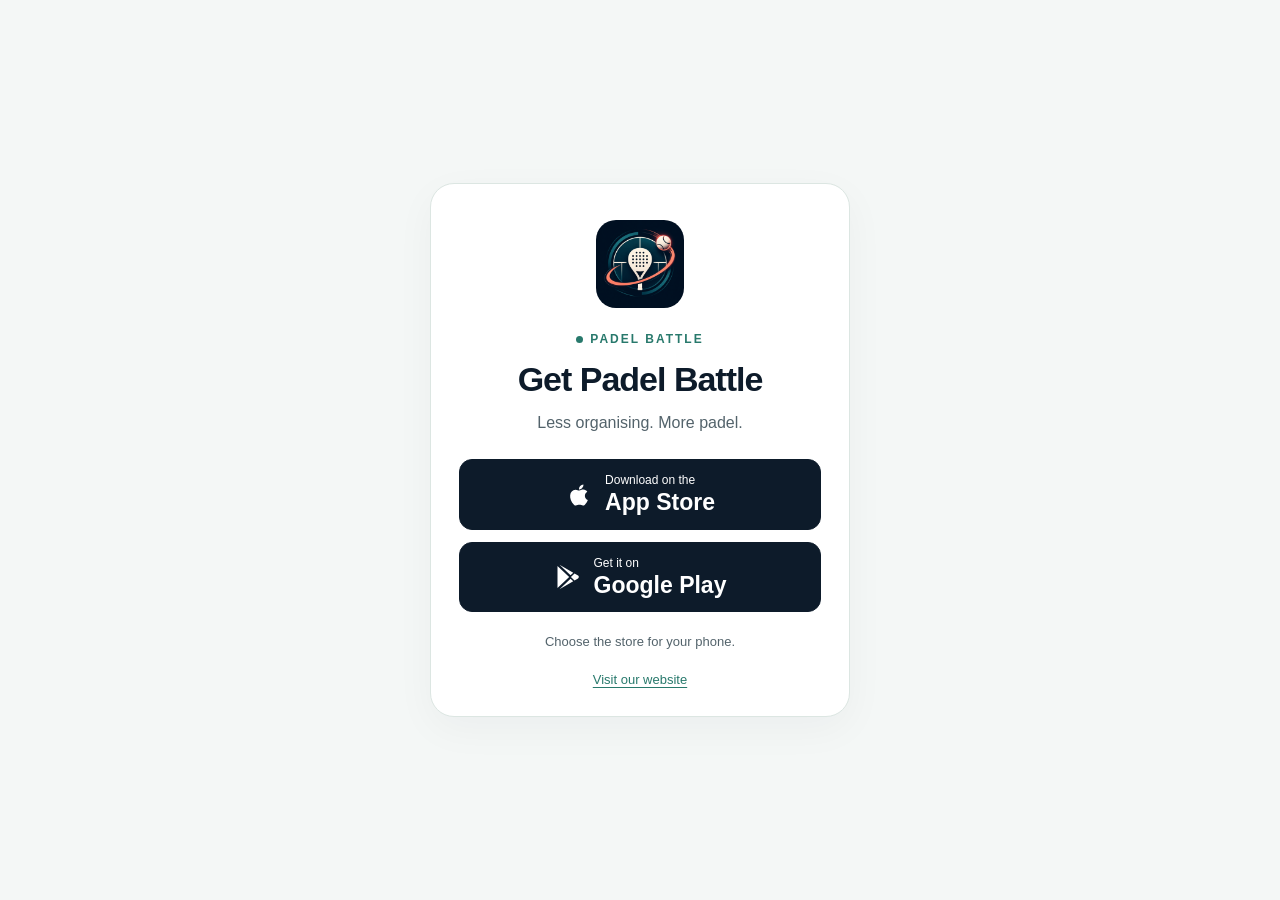
<file: download.html>
<!DOCTYPE html>
<html lang="en">
<head>
  <meta charset="UTF-8" />
  <meta name="viewport" content="width=device-width, initial-scale=1" />
  <meta name="robots" content="noindex, follow" />
  <meta name="theme-color" content="#0d1b2a" />
  <meta name="description" content="Download Padel Battle for iPhone or Android. Organise your next padel tournament and share the results with friends." />
  <meta property="og:title" content="Get Padel Battle" />
  <meta property="og:description" content="Your players. Your courts. Your next padel night. Available on the App Store and Google Play." />
  <meta property="og:type" content="website" />
  <meta property="og:url" content="https://padel-battle.github.io/download.html" />
  <meta property="og:image" content="https://padel-battle.github.io/app-icon.png" />
  <link rel="canonical" href="https://padel-battle.github.io/download.html" />
  <link rel="icon" href="/favicon.png" type="image/png" sizes="64x64" />
  <title>Get Padel Battle</title>
  <style>
    * { box-sizing: border-box; }
    html { color-scheme: light; }
    body { margin: 0; min-height: 100vh; min-height: 100svh; padding: 32px 20px; display: grid; place-items: center; background: #f4f7f6; color: #0d1b2a; font-family: -apple-system, BlinkMacSystemFont, "Segoe UI", sans-serif; }
    main { width: 100%; max-width: 420px; padding: 36px 28px 28px; border: 1px solid #dce6e2; border-radius: 24px; background: #fff; text-align: center; box-shadow: 0 12px 40px #0d1b2a0a; }
    .app-icon { display: block; width: 88px; height: 88px; margin: 0 auto 24px; border-radius: 20px; }
    .brand { display: flex; justify-content: center; align-items: center; gap: 7px; margin: 0 0 14px; color: #28796c; font-size: 12px; font-weight: 700; letter-spacing: 2px; }
    .brand::before { content: ""; width: 7px; height: 7px; border-radius: 50%; background: #28796c; }
    h1 { margin: 0 0 12px; font-size: clamp(28px, 7vw, 34px); line-height: 1.15; letter-spacing: -1px; overflow-wrap: break-word; }
    .description { margin: 0 0 24px; color: #53636b; font-size: 16px; line-height: 1.5; }
    .stores { display: grid; gap: 12px; }
    .store { display: flex; justify-content: center; align-items: center; gap: 12px; min-height: 66px; padding: 12px 20px; border: 1px solid #0d1b2a; border-radius: 13px; color: #fff; background: #0d1b2a; text-decoration: none; }
    .store svg { flex: 0 0 28px; width: 28px; height: 28px; fill: currentColor; }
    .store span { text-align: start; }
    .store small { display: block; font-size: 12px; line-height: 1.4; }
    .store strong { display: block; font-size: 23px; line-height: 1.2; font-weight: 600; }
    .store:hover { background: #1b3444; }
    a:focus-visible { outline: 3px solid #28796c; outline-offset: 4px; }
    .status { margin: 20px 0 0; color: #53636b; font-size: 13px; line-height: 1.5; }
    .home { display: inline-block; margin-top: 20px; color: #28796c; font-size: 13px; text-underline-offset: 3px; }
    @media (max-width: 360px) { main { padding: 28px 20px 24px; } }
  </style>
</head>
<body>
  <main aria-labelledby="title">
    <img class="app-icon" src="/app-icon.webp" width="88" height="88" alt="" />
    <p class="brand">PADEL BATTLE</p>
    <h1 id="title">Get Padel Battle</h1>
    <p class="description" id="description">Less organising. More padel.</p>
    <div class="stores" id="stores" aria-label="Download Padel Battle">
      <a class="store" id="app-store" href="https://apps.apple.com/app/id6775545020">
        <svg viewBox="0 0 24 24" aria-hidden="true"><path d="M17.05 20.28c-.98.95-2.05.8-3.08.35-1.09-.46-2.09-.48-3.24 0-1.44.62-2.2.44-3.06-.35C2.79 15.25 3.51 7.7 9.05 7.4c1.35.07 2.29.74 3.08.8 1.18-.24 2.31-.93 3.57-.84 1.51.12 2.65.72 3.4 1.8-3.12 1.87-2.38 5.98.48 7.13-.57 1.39-1.32 2.76-2.53 3.99zM12.03 7.25c-.15-2.23 1.66-4.07 3.74-4.25.29 2.58-2.34 4.5-3.74 4.25z" /></svg>
        <span><small id="apple-label">Download on the</small><strong>App Store</strong></span>
      </a>
      <a class="store" id="google-play" href="https://play.google.com/store/apps/details?id=com.courtflow.padelbattle">
        <svg viewBox="0 0 24 24" aria-hidden="true"><path d="M3 2.5v19l10-9.5L3 2.5zm1.7-.9 11.8 6.8-2.3 2.2L4.7 1.6zm12.9 7.5 3 1.7c.9.5.9 1.9 0 2.4l-3 1.7-3.1-2.9 3.1-2.9zm-3.4 4.3 2.3 2.2-11.8 6.8 9.5-9z" /></svg>
        <span><small id="google-label">Get it on</small><strong>Google Play</strong></span>
      </a>
    </div>
    <p class="status" id="status" role="status">Choose the store for your phone.</p>
    <a class="home" id="home" href="/">Visit our website</a>
  </main>
  <script>
    (() => {
      const translations = {
        en: ["Get Padel Battle", "Less organising. More padel.", "Download on the", "Get it on", "Choose the store for your phone.", "Opening your store… If it doesn't open, tap a button above.", "Visit our website"],
        uk: ["Завантажити Padel Battle", "Менше організації. Більше паделу.", "Завантажити в", "Завантажити в", "Виберіть магазин для свого телефона.", "Відкриваємо магазин… Якщо він не відкрився, натисніть кнопку вище.", "Перейти на сайт"],
        pl: ["Pobierz Padel Battle", "Mniej organizowania. Więcej padla.", "Pobierz w", "Pobierz z", "Wybierz sklep dla swojego telefonu.", "Otwieramy sklep… Jeśli się nie otworzy, użyj przycisku powyżej.", "Odwiedź naszą stronę"],
        es: ["Descarga Padel Battle", "Menos organización. Más pádel.", "Descárgalo en", "Disponible en", "Elige la tienda para tu teléfono.", "Abriendo la tienda… Si no se abre, pulsa un botón de arriba.", "Visita nuestra web"],
        de: ["Padel Battle herunterladen", "Weniger organisieren. Mehr Padel.", "Laden im", "Jetzt bei", "Wähle den Store für dein Smartphone.", "Dein Store wird geöffnet… Falls nicht, tippe oben auf eine Schaltfläche.", "Unsere Website besuchen"],
        pt: ["Descarregar Padel Battle", "Menos organização. Mais padel.", "Descarregar na", "Obter no", "Escolhe a loja para o teu telemóvel.", "A abrir a loja… Se não abrir, toca num dos botões acima.", "Visitar o nosso site"],
        ar: ["تنزيل Padel Battle", "تنظيم أقل. بادل أكثر.", "تنزيل من", "احصل عليه من", "اختر المتجر المناسب لهاتفك.", "جارٍ فتح المتجر… إذا لم يفتح، اضغط على أحد الزرين أعلاه.", "زيارة موقعنا"],
      };
      const languages = navigator.languages && navigator.languages.length ? navigator.languages : [navigator.language || "en"];
      const language = languages.map(value => value.toLowerCase().split("-")[0]).find(value => Object.prototype.hasOwnProperty.call(translations, value)) || "en";
      const copy = translations[language];
      document.documentElement.lang = language;
      document.documentElement.dir = language === "ar" ? "rtl" : "ltr";
      document.title = copy[0];
      ["title", "description", "apple-label", "google-label", "status", "home"].forEach((id, index) => {
        document.getElementById(id).textContent = copy[index === 5 ? 6 : index];
      });
      document.getElementById("stores").setAttribute("aria-label", copy[0]);

      const userAgent = navigator.userAgent || "";
      // Link-preview crawlers should see the page rather than follow a store redirect.
      if (/bot|crawler|spider|facebookexternalhit|preview/i.test(userAgent)) return;
      // A manual choice is useful when a browser hides or changes the device identity.
      if (new URLSearchParams(location.search).has("choose")) return;

      const platform = navigator.userAgentData ? navigator.userAgentData.platform : "";
      const isAndroid = platform === "Android" || /Android/i.test(userAgent);
      const isIOS = platform === "iOS" || /iPad|iPhone|iPod/i.test(userAgent) ||
        (navigator.platform === "MacIntel" && navigator.maxTouchPoints > 1);
      const store = isAndroid ? "google-play" : isIOS ? "app-store" : null;
      if (!store) return;

      document.getElementById("status").textContent = copy[5];
      try {
        location.replace(document.getElementById(store).href);
      } catch (_) {
        document.getElementById("status").textContent = copy[4];
      }
    })();
  </script>
</body>
</html>
</file>
